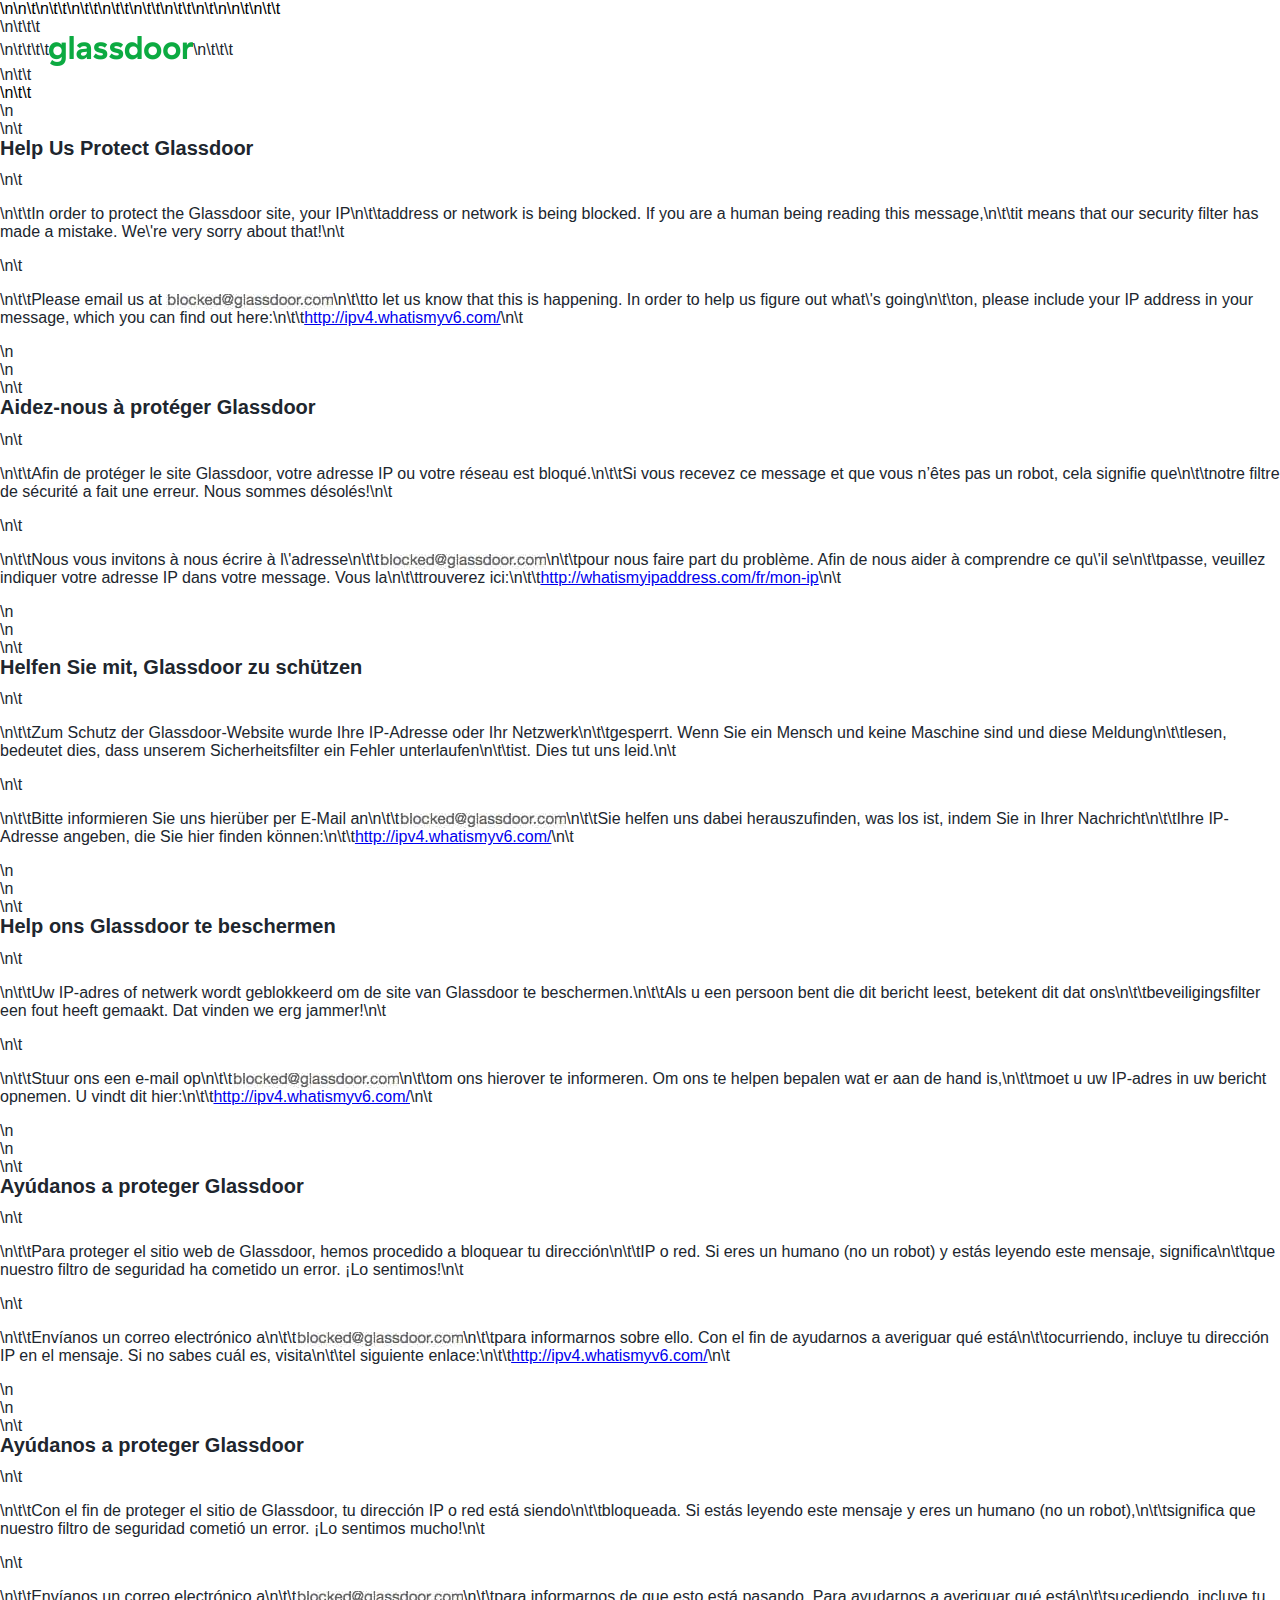
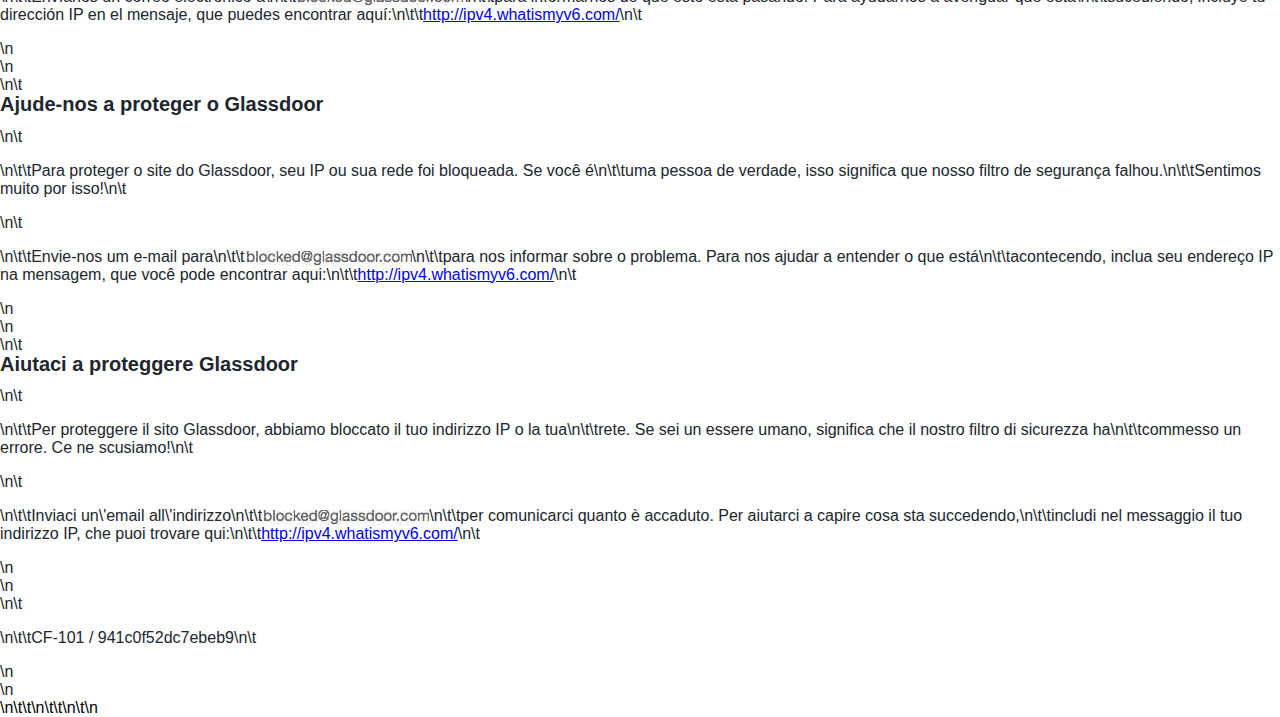
<file: archive/log.html>
<!DOCTYPE html>\n<html>\n\t<head>\n\t\t<title>Security | Glassdoor</title>\n\t\t<meta http-equiv="content-type" content="text/html;charset=utf-8" />\n\t\t<meta name=\'viewport\' content=\'width=device-width, initial-scale=1, maximum-scale=1, user-scalable=no\'/>\n\t\t<meta name="theme-color" content="#0caa41">\n\t\t<style type="text/css">body,html{margin:0;padding:0;background:#fff;font-family:Helvetica Neue,HelveticaNeue,Helvetica,Arial,sans-serif;font-size:16px}div,h1,h2,h3,h4,h5,h6,p{color:#20262e}.header{-webkit-box-shadow:inset 0 -1px 0 0 #dee0e3;box-shadow:inset 0 -1px 0 0 #dee0e3}.header .center{height:45px}.header .center:before{content:"";height:100%;margin-right:-.25em}.header .center:before,.logo{display:inline-block;vertical-align:middle}.center{width:996px;margin:0 auto}.article,.center{box-sizing:border-box}.article{max-width:690px;padding:16px;margin:16px 0;background-color:#fff;box-shadow:0 0 2px #c4c7cc;height:100%;border-radius:3px}h1{font-size:20px;font-weight:900;line-height:1em;margin-top:0}h2{font-size:18px;font-weight:400;margin:16px 0}@media only screen and (max-width:767px){.header .center{text-align:center}.center{padding:0;width:100%}.article{max-width:none;margin:16px}}@media only screen and (min-width:768px) and (max-width:1023px){.center{width:100%;margin:0;padding:0 14px}}</style>\n\t\n</head>\n\t<body>\n\t\t<div class=\'header\'>\n\t\t\t<div class=\'center\'>\n\t\t\t\t<img class="logo" src="[data-uri]" width="144" height="30"/>\n\t\t\t</div>\n\t\t</div>\n\t\t<div class=\'center\'>\n<div class=\'article lang en-us\'>\n\t<h1>Help Us Protect Glassdoor</h1>\n\t<p>\n\t\tIn order to protect the Glassdoor site, your IP\n\t\taddress or network is being blocked. If you are a human being reading this message,\n\t\tit means that our security filter has made a mistake. We\'re very sorry about that!\n\t</p>\n\t<p>\n\t\tPlease email us at <img src="[data-uri]" style="margin-bottom:-4px"/>\n\t\tto let us know that this is happening. In order to help us figure out what\'s going\n\t\ton, please include your IP address in your message, which you can find out here:\n\t\t<a href="http://ipv4.whatismyv6.com/">http://ipv4.whatismyv6.com/</a>\n\t</p>\n</div>\n<div class=\'article lang fr-fr\'>\n\t<h1>Aidez-nous à protéger Glassdoor</h1>\n\t<p>\n\t\tAfin de protéger le site Glassdoor, votre adresse IP ou votre réseau est bloqué.\n\t\tSi vous recevez ce message et que vous n’êtes pas un robot, cela signifie que\n\t\tnotre filtre de sécurité a fait une erreur. Nous sommes désolés!\n\t</p>\n\t<p>\n\t\tNous vous invitons à nous écrire à l\'adresse\n\t\t<img src="[data-uri]" style="margin-bottom:-4px"/>\n\t\tpour nous faire part du problème. Afin de nous aider à comprendre ce qu\'il se\n\t\tpasse, veuillez indiquer votre adresse IP dans votre message. Vous la\n\t\ttrouverez ici:\n\t\t<a href="http://whatismyipaddress.com/fr/mon-ip">http://whatismyipaddress.com/fr/mon-ip</a>\n\t</p>\n</div>\n<div class=\'article lang de-de\'>\n\t<h1>Helfen Sie mit, Glassdoor zu schützen</h1>\n\t<p>\n\t\tZum Schutz der Glassdoor-Website wurde Ihre IP-Adresse oder Ihr Netzwerk\n\t\tgesperrt. Wenn Sie ein Mensch und keine Maschine sind und diese Meldung\n\t\tlesen, bedeutet dies, dass unserem Sicherheitsfilter ein Fehler unterlaufen\n\t\tist. Dies tut uns leid.\n\t</p>\n\t<p>\n\t\tBitte informieren Sie uns hierüber per E-Mail an\n\t\t<img src="[data-uri]" style="margin-bottom:-4px"/>\n\t\tSie helfen uns dabei herauszufinden, was los ist, indem Sie in Ihrer Nachricht\n\t\tIhre IP-Adresse angeben, die Sie hier finden können:\n\t\t<a href="http://ipv4.whatismyv6.com/">http://ipv4.whatismyv6.com/</a>\n\t</p>\n</div>\n<div class=\'article lang nl-nl\'>\n\t<h1>Help ons Glassdoor te beschermen</h1>\n\t<p>\n\t\tUw IP-adres of netwerk wordt geblokkeerd om de site van Glassdoor te beschermen.\n\t\tAls u een persoon bent die dit bericht leest, betekent dit dat ons\n\t\tbeveiligingsfilter een fout heeft gemaakt. Dat vinden we erg jammer!\n\t</p>\n\t<p>\n\t\tStuur ons een e-mail op\n\t\t<img src="[data-uri]" style="margin-bottom:-4px"/>\n\t\tom ons hierover te informeren. Om ons te helpen bepalen wat er aan de hand is,\n\t\tmoet u uw IP-adres in uw bericht opnemen. U vindt dit hier:\n\t\t<a href="http://ipv4.whatismyv6.com/">http://ipv4.whatismyv6.com/</a>\n\t</p>\n</div>\n<div class=\'article lang es-es\'>\n\t<h1>Ayúdanos a proteger Glassdoor</h1>\n\t<p>\n\t\tPara proteger el sitio web de Glassdoor, hemos procedido a bloquear tu dirección\n\t\tIP o red. Si eres un humano (no un robot) y estás leyendo este mensaje, significa\n\t\tque nuestro filtro de seguridad ha cometido un error. ¡Lo sentimos!\n\t</p>\n\t<p>\n\t\tEnvíanos un correo electrónico a\n\t\t<img src="[data-uri]" style="margin-bottom:-4px"/>\n\t\tpara informarnos sobre ello. Con el fin de ayudarnos a averiguar qué está\n\t\tocurriendo, incluye tu dirección IP en el mensaje. Si no sabes cuál es, visita\n\t\tel siguiente enlace:\n\t\t<a href="http://ipv4.whatismyv6.com/">http://ipv4.whatismyv6.com/</a>\n\t</p>\n</div>\n<div class=\'article lang es-419\'>\n\t<h1>Ayúdanos a proteger Glassdoor</h1>\n\t<p>\n\t\tCon el fin de proteger el sitio de Glassdoor, tu dirección IP o red está siendo\n\t\tbloqueada. Si estás leyendo este mensaje y eres un humano (no un robot),\n\t\tsignifica que nuestro filtro de seguridad cometió un error. ¡Lo sentimos mucho!\n\t</p>\n\t<p>\n\t\tEnvíanos un correo electrónico a\n\t\t<img src="[data-uri]" style="margin-bottom:-4px"/>\n\t\tpara informarnos de que esto está pasando. Para ayudarnos a averiguar qué está\n\t\tsucediendo, incluye tu dirección IP en el mensaje, que puedes encontrar aquí:\n\t\t<a href="http://ipv4.whatismyv6.com/">http://ipv4.whatismyv6.com/</a>\n\t</p>\n</div>\n<div class=\'article lang pt-br\'>\n\t<h1>Ajude-nos a proteger o Glassdoor</h1>\n\t<p>\n\t\tPara proteger o site do Glassdoor, seu IP ou sua rede foi bloqueada. Se você é\n\t\tuma pessoa de verdade, isso significa que nosso filtro de segurança falhou.\n\t\tSentimos muito por isso!\n\t</p>\n\t<p>\n\t\tEnvie-nos um e-mail para\n\t\t<img src="[data-uri]" style="margin-bottom:-4px"/>\n\t\tpara nos informar sobre o problema. Para nos ajudar a entender o que está\n\t\tacontecendo, inclua seu endereço IP na mensagem, que você pode encontrar aqui:\n\t\t<a href="http://ipv4.whatismyv6.com/">http://ipv4.whatismyv6.com/</a>\n\t</p>\n</div>\n<div class=\'article lang it-it\'>\n\t<h1>Aiutaci a proteggere Glassdoor</h1>\n\t<p>\n\t\tPer proteggere il sito Glassdoor, abbiamo bloccato il tuo indirizzo IP o la tua\n\t\trete. Se sei un essere umano, significa che il nostro filtro di sicurezza ha\n\t\tcommesso un errore. Ce ne scusiamo!\n\t</p>\n\t<p>\n\t\tInviaci un\'email all\'indirizzo\n\t\t<img src="[data-uri]" style="margin-bottom:-4px"/>\n\t\tper comunicarci quanto è accaduto. Per aiutarci a capire cosa sta succedendo,\n\t\tincludi nel messaggio il tuo indirizzo IP, che puoi trovare qui:\n\t\t<a href="http://ipv4.whatismyv6.com/">http://ipv4.whatismyv6.com/</a>\n\t</p>\n</div>\n<div class=\'article\'>\n\t<p>\n\t\tCF-101 / 941c0f52dc7ebeb9\n\t</p>\n</div>\n</div>\n\t\t<script>!function(){for(var s,e,d=(s=window.location.hostname,(e=s).endsWith("glassdoor.fr")?"fr-fr":e.endsWith("glassdoor.de")?"de-de":e.endsWith("glassdoor.nl")?"nl-nl":e.endsWith("nl.glassdoor.be")?"nl-nl":e.endsWith("fr.glassdoor.be")?"fr-fr":e.endsWith("fr.glassdoor.ch")?"fr-fr":e.endsWith("de.glassdoor.ch")?"de-de":e.endsWith("glassdoor.at")?"de-de":e.endsWith("fr.glassdoor.ca")?"fr-fr":e.endsWith("glassdoor.es")?"es-es":e.endsWith("glassdoor.com.ar")?"es-419":e.endsWith("glassdoor.com.mx")?"es-419":e.endsWith("glassdoor.com.br")?"pt-br":e.endsWith("glassdoor.it")?"it-it":"en-us"),o=document.getElementsByClassName("lang"),n=0,r=o.length;n<r;n++)-1==o[n].className.indexOf(d)&&(o[n].style.display="none")}();</script>\n\t\t<script>!function(e,a,t,n,g,c,o){e.GoogleAnalyticsObject=g,e.ga=e.ga||function(){(e.ga.q=e.ga.q||[]).push(arguments)},e.ga.l=1*new Date,c=a.createElement(t),o=a.getElementsByTagName(t)[0],c.async=1,c.src="//www.google-analytics.com/analytics.js",o.parentNode.insertBefore(c,o)}(window,document,"script",0,"ga"),ga("create","UA-2595786-6","auto"),ga("send","pageview");</script>\n\t</body>\n</html>
</file>
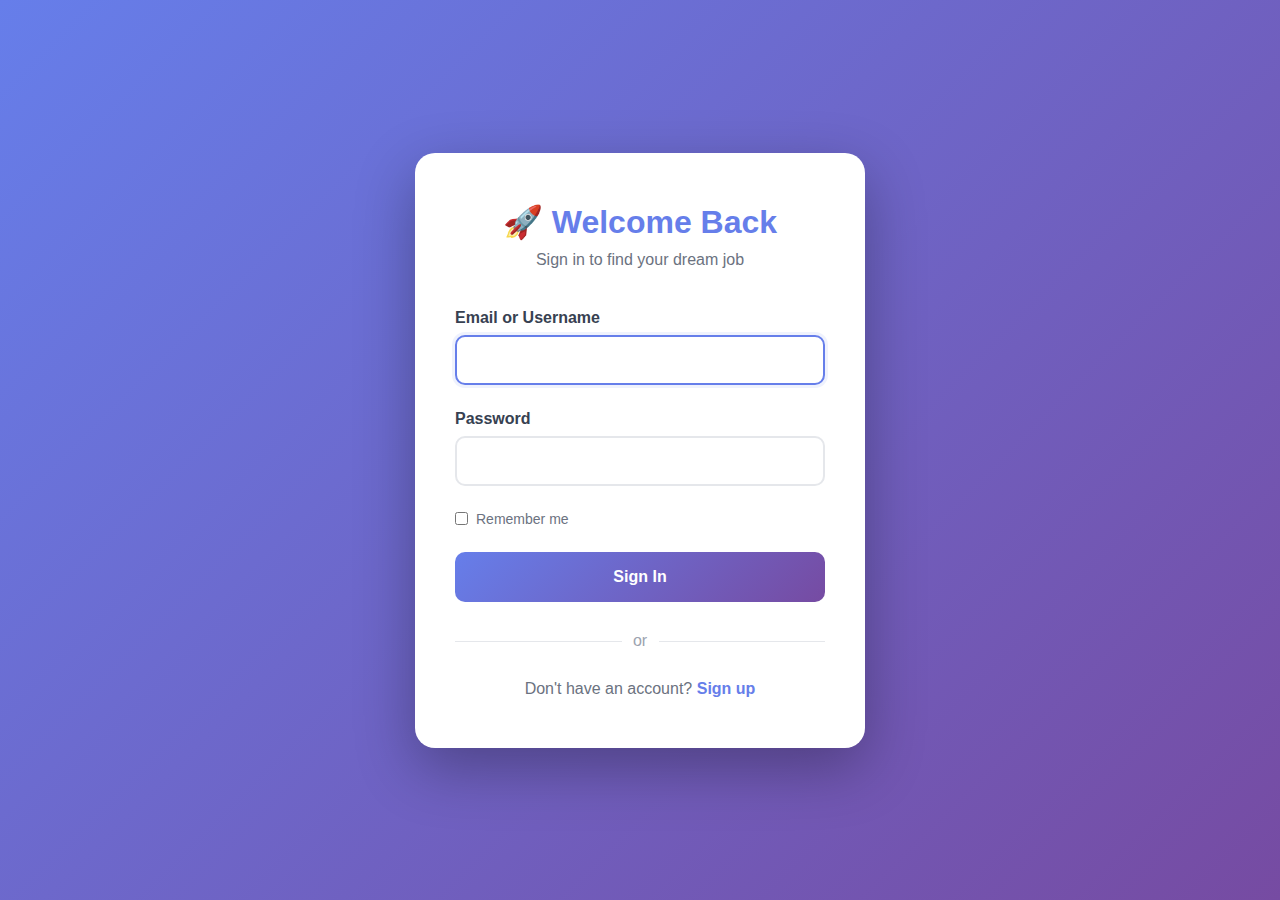
<file: job_search_app/templates/auth/login.html>
<!DOCTYPE html>
<html lang="en">
<head>
    <meta charset="UTF-8">
    <meta name="viewport" content="width=device-width, initial-scale=1.0">
    <title>Login - Job Search</title>
    <style>
        * { margin: 0; padding: 0; box-sizing: border-box; }
        body {
            font-family: 'Segoe UI', Tahoma, Geneva, Verdana, sans-serif;
            background: linear-gradient(135deg, #667eea 0%, #764ba2 100%);
            min-height: 100vh;
            display: flex;
            align-items: center;
            justify-content: center;
            padding: 20px;
        }
        .auth-container {
            background: white;
            border-radius: 20px;
            box-shadow: 0 20px 60px rgba(0, 0, 0, 0.3);
            padding: 50px 40px;
            max-width: 450px;
            width: 100%;
            animation: slideIn 0.5s ease-out;
        }
        @keyframes slideIn {
            from { opacity: 0; transform: translateY(-30px); }
            to { opacity: 1; transform: translateY(0); }
        }
        .logo {
            text-align: center;
            margin-bottom: 40px;
        }
        .logo h1 {
            font-size: 32px;
            color: #667eea;
            margin-bottom: 10px;
        }
        .logo p {
            color: #6b7280;
            font-size: 16px;
        }
        .form-group {
            margin-bottom: 25px;
        }
        .form-group label {
            display: block;
            color: #374151;
            font-weight: 600;
            margin-bottom: 8px;
        }
        .form-group input {
            width: 100%;
            padding: 14px 16px;
            border: 2px solid #e5e7eb;
            border-radius: 10px;
            font-size: 16px;
            transition: all 0.3s;
        }
        .form-group input:focus {
            outline: none;
            border-color: #667eea;
            box-shadow: 0 0 0 3px rgba(102, 126, 234, 0.1);
        }
        .remember-me {
            display: flex;
            align-items: center;
            margin-bottom: 25px;
        }
        .remember-me input {
            margin-right: 8px;
        }
        .remember-me label {
            color: #6b7280;
            font-size: 14px;
        }
        .btn-primary {
            width: 100%;
            padding: 16px;
            background: linear-gradient(135deg, #667eea 0%, #764ba2 100%);
            color: white;
            border: none;
            border-radius: 10px;
            font-size: 16px;
            font-weight: 600;
            cursor: pointer;
            transition: transform 0.2s;
        }
        .btn-primary:hover {
            transform: translateY(-2px);
            box-shadow: 0 10px 25px rgba(102, 126, 234, 0.4);
        }
        .btn-primary:disabled {
            opacity: 0.6;
            cursor: not-allowed;
            transform: none;
        }
        .divider {
            text-align: center;
            margin: 30px 0;
            color: #9ca3af;
            position: relative;
        }
        .divider::before,
        .divider::after {
            content: '';
            position: absolute;
            top: 50%;
            width: 45%;
            height: 1px;
            background: #e5e7eb;
        }
        .divider::before { left: 0; }
        .divider::after { right: 0; }
        .signup-link {
            text-align: center;
            color: #6b7280;
            margin-top: 20px;
        }
        .signup-link a {
            color: #667eea;
            text-decoration: none;
            font-weight: 600;
        }
        .signup-link a:hover {
            text-decoration: underline;
        }
    </style>
</head>
<body>
    <div class="auth-container">
        <div class="logo">
            <h1>🚀 Welcome Back</h1>
            <p>Sign in to find your dream job</p>
        </div>
        
        <form id="loginForm">
            <div class="form-group">
                <label for="email">Email or Username</label>
                <input type="text" id="email" name="email" required autofocus>
            </div>
            
            <div class="form-group">
                <label for="password">Password</label>
                <input type="password" id="password" name="password" required>
            </div>
            
            <div class="remember-me">
                <input type="checkbox" id="remember" name="remember">
                <label for="remember">Remember me</label>
            </div>
            
            <button type="submit" class="btn-primary" id="loginBtn">
                Sign In
            </button>
        </form>
        
        <div class="divider">or</div>
        
        <div class="signup-link">
            Don't have an account? <a href="/auth/signup">Sign up</a>
        </div>
    </div>
    
    <script>
        document.getElementById('loginForm').addEventListener('submit', async function(e) {
            e.preventDefault();
            
            const btn = document.getElementById('loginBtn');
            const originalText = btn.textContent;
            btn.textContent = 'Signing in...';
            btn.disabled = true;
            
            const formData = {
                email: document.getElementById('email').value,
                password: document.getElementById('password').value,
                remember: document.getElementById('remember').checked
            };
            
            try {
                const response = await fetch('/auth/login', {
                    method: 'POST',
                    headers: { 'Content-Type': 'application/json' },
                    body: JSON.stringify(formData)
                });
                
                const data = await response.json();
                
                if (data.status === 'success') {
                    window.location.href = data.redirect;
                } else {
                    alert(data.error || 'Login failed');
                    btn.textContent = originalText;
                    btn.disabled = false;
                }
            } catch (error) {
                alert('Network error. Please try again.');
                btn.textContent = originalText;
                btn.disabled = false;
            }
        });
    </script>
</body>
</html>
</file>
